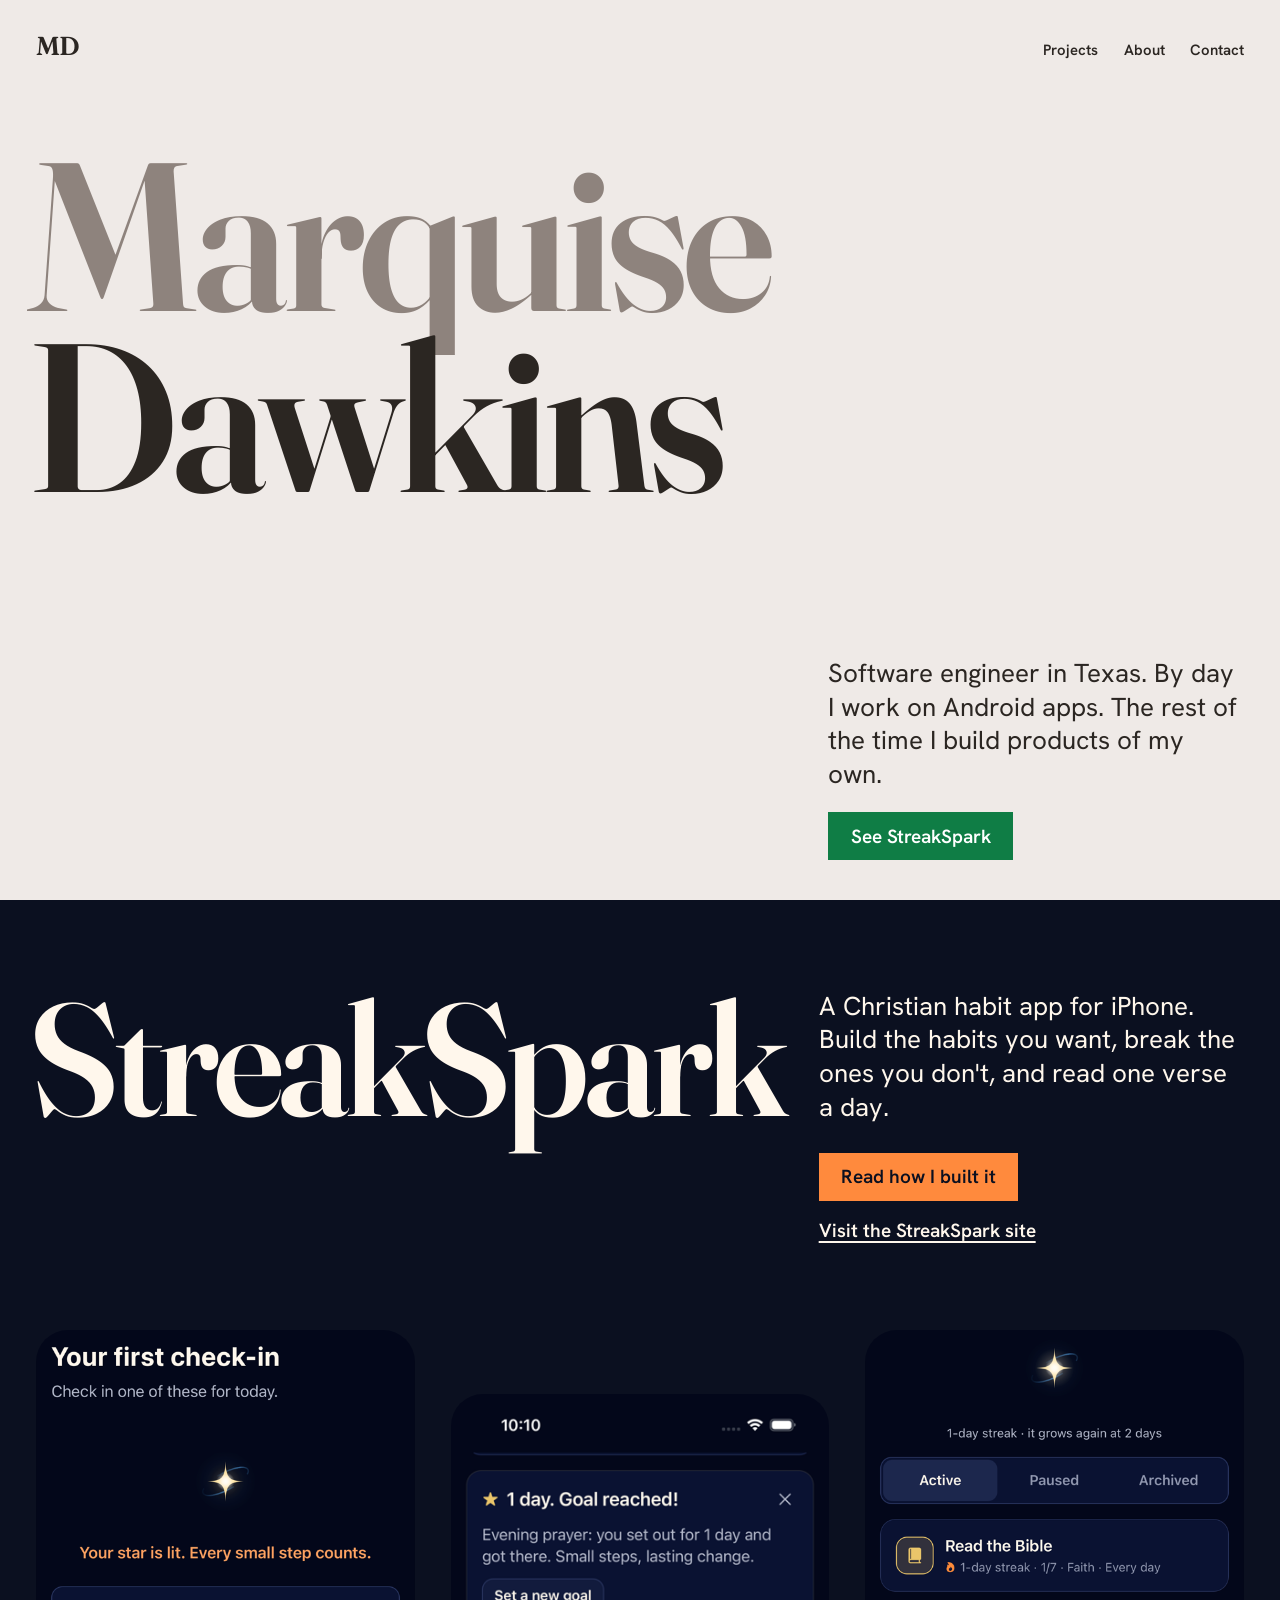
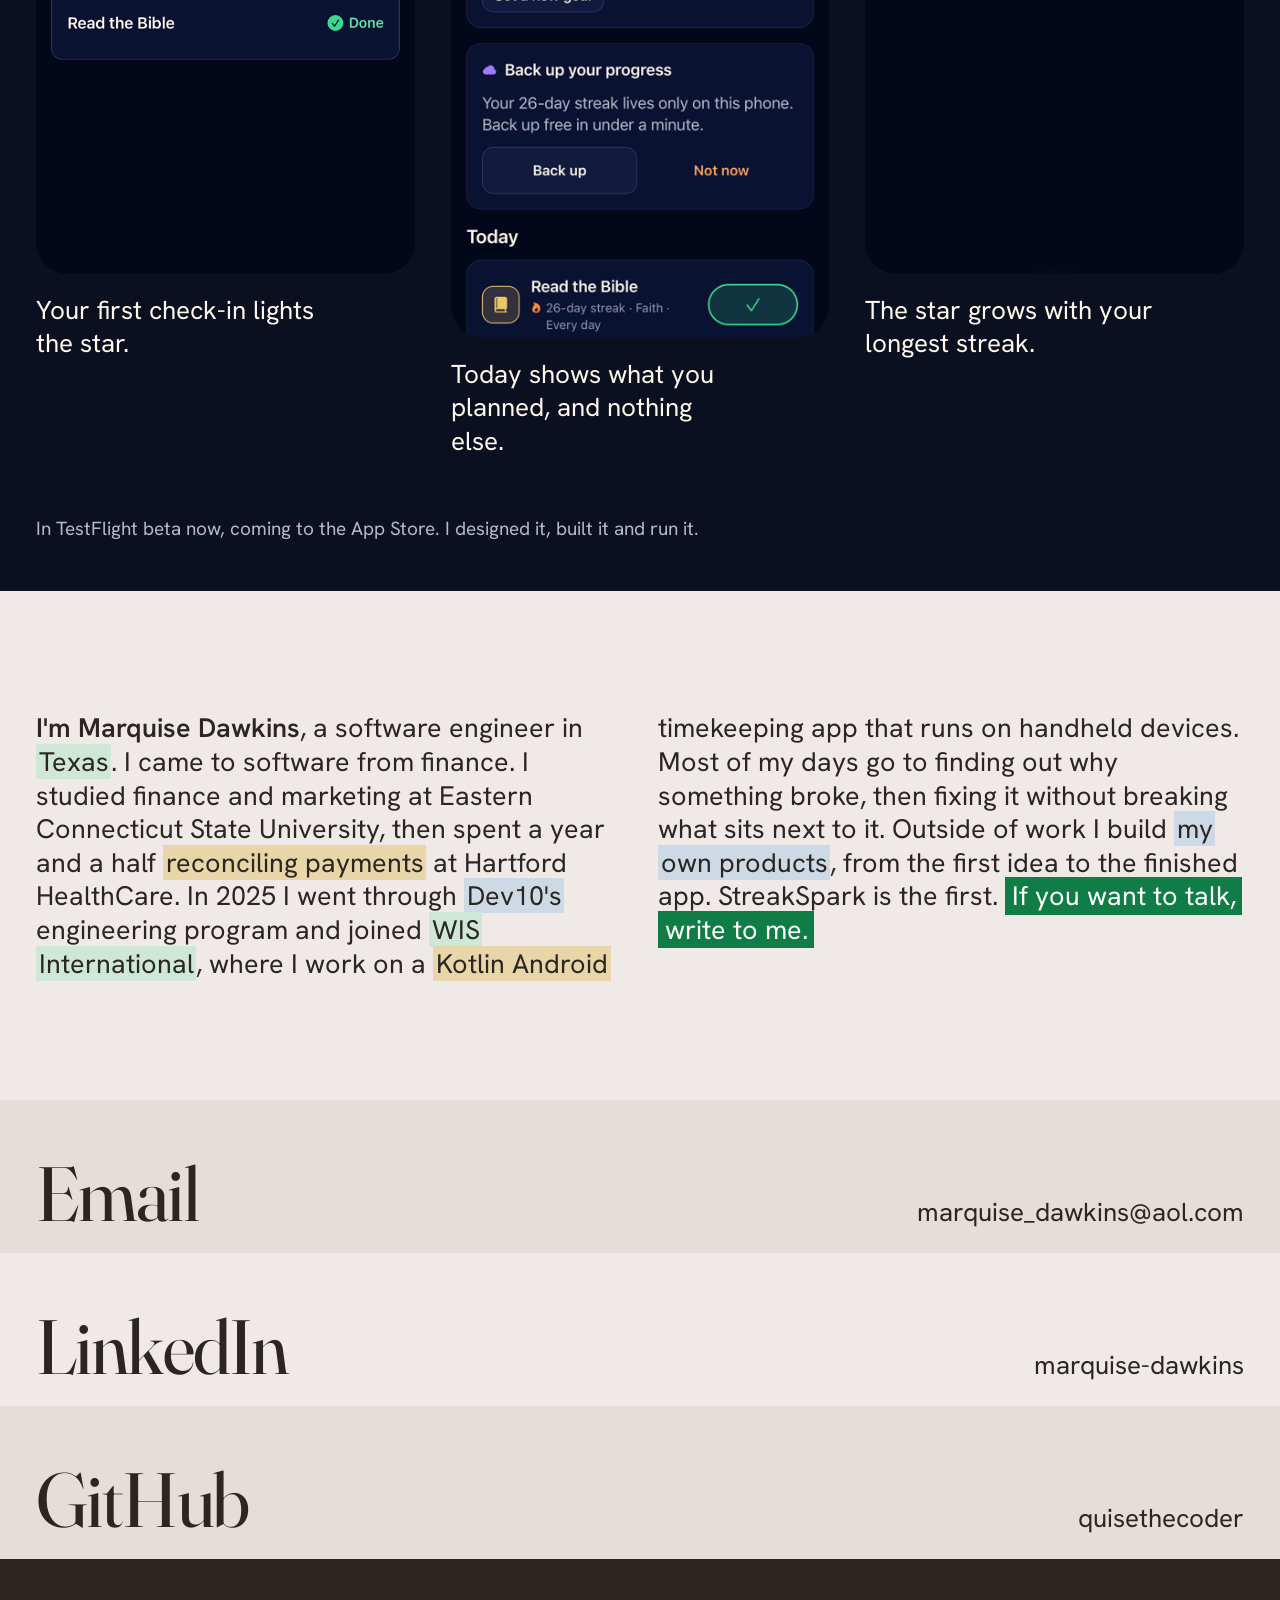
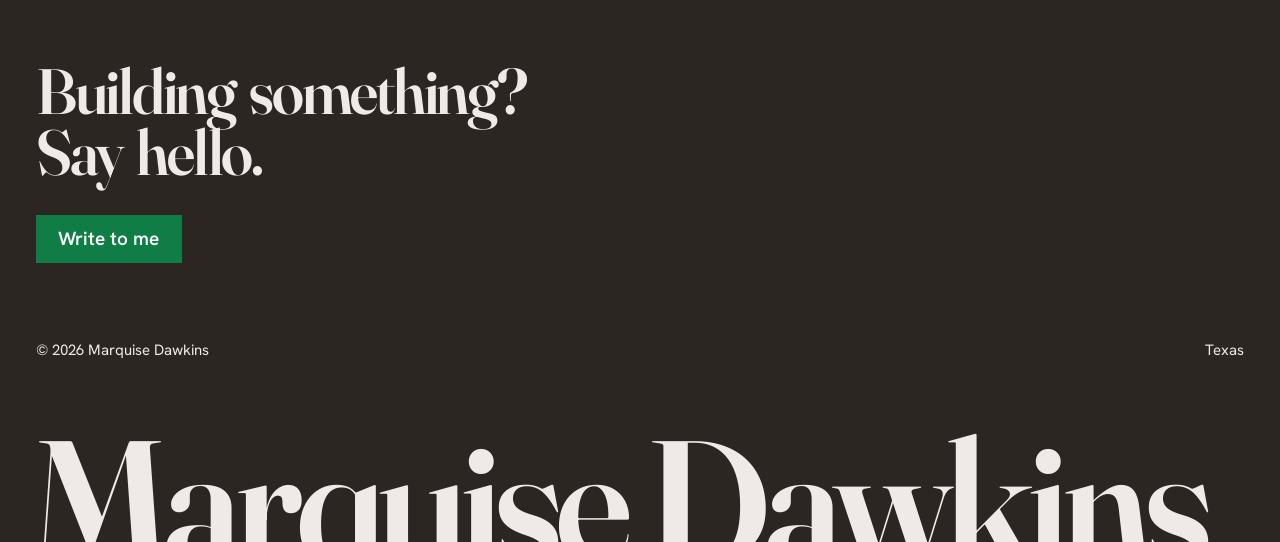
<file: index.html>
<!doctype html>
<html lang="en">
  <head>
    <meta charset="utf-8" />
    <meta name="viewport" content="width=device-width, initial-scale=1" />
    <title>Marquise Dawkins — software engineer building his own apps</title>
    <meta
      name="description"
      content="Marquise Dawkins is a software engineer in Texas, who builds apps of his own. The first is StreakSpark, a Christian habit app for iPhone."
    />
    <meta name="theme-color" content="#efeae7" />
    <meta property="og:type" content="website" />
    <meta property="og:url" content="https://www.marquisedawkins.com/" />
    <meta property="og:title" content="Marquise Dawkins" />
    <meta
      property="og:description"
      content="Software engineer in Texas, building apps of his own. The first is StreakSpark."
    />
    <link rel="icon" href="/favicon.svg" type="image/svg+xml" />
    <link rel="canonical" href="https://www.marquisedawkins.com/" />
    <link rel="preconnect" href="https://fonts.googleapis.com" />
    <link rel="preconnect" href="https://fonts.gstatic.com" crossorigin />
    <link
      href="https://fonts.googleapis.com/css2?family=Fraunces:opsz,wght@9..144,400;9..144,600&family=Hanken+Grotesk:wght@400;600&display=swap"
      rel="stylesheet"
    />
    <link rel="stylesheet" href="/public/styles.css" />
  </head>
  <body>
    <a class="skip" href="#projects">Skip to projects</a>

    <header class="hero">
      <div class="top">
        <a class="monogram" href="/" aria-label="Marquise Dawkins, home">MD</a>
        <nav aria-label="Site">
          <a href="#projects">Projects</a>
          <a href="#about">About</a>
          <a href="#contact">Contact</a>
        </nav>
      </div>

      <h1 class="name">
        <span class="line"><span class="first">Marquise</span></span>
        <span class="line"><span class="last">Dawkins</span></span>
      </h1>

      <div class="intro">
        <p>
          Software engineer in Texas. By day I work on Android apps. The rest of the time I
          build products of my own.
        </p>
        <a class="button" href="#projects">See StreakSpark</a>
      </div>
    </header>

    <main>
      <section class="project streakspark" id="projects" aria-labelledby="ss-title">
        <div class="ss-head">
          <h2 class="ss-title" id="ss-title">StreakSpark</h2>
          <div data-reveal>
            <p class="statement">
              A Christian habit app for iPhone. Build the habits you want, break the ones you don't,
              and read one verse a day.
            </p>
            <p class="links">
              <a class="button on-dark" href="/streakspark/">Read how I built it</a>
              <a class="text-link" href="https://streakspark.marquisedawkins.com">Visit the StreakSpark site</a>
            </p>
          </div>
        </div>

        <div class="shots" role="group" aria-label="StreakSpark screenshots" tabindex="0">
          <figure data-reveal>
            <img
              src="/images/streakspark/checkin.png"
              width="598"
              height="900"
              loading="lazy"
              alt="The first check-in screen: the star is lit after Read the Bible is marked done."
            />
            <figcaption>Your first check-in lights the star.</figcaption>
          </figure>
          <figure data-reveal>
            <img
              src="/images/streakspark/habits.png"
              width="414"
              height="900"
              loading="lazy"
              alt="The Today screen with a 26-day Read the Bible streak and a goal reached."
            />
            <figcaption>Today shows what you planned, and nothing else.</figcaption>
          </figure>
          <figure data-reveal>
            <img
              src="/images/streakspark/goals.png"
              width="598"
              height="980"
              loading="lazy"
              alt="The Goals screen: the star above a list of active habits."
            />
            <figcaption>The star grows with your longest streak.</figcaption>
          </figure>
        </div>

        <p class="status">
          In TestFlight beta now, coming to the App Store. I designed it, built it and run it.
        </p>
      </section>
      <!-- A second project is added as another <section class="project"> right here. -->

      <section class="about" id="about" aria-label="About">
        <p data-reveal>
          <strong>I'm Marquise Dawkins</strong>, a software engineer in <mark>Texas</mark>. I came to
          software from finance. I studied finance and marketing at Eastern Connecticut State
          University, then spent a year and a half <mark>reconciling payments</mark> at Hartford
          HealthCare. In 2025 I went through <mark>Dev10's</mark> engineering program and joined
          <mark>WIS International</mark>, where I work on a <mark>Kotlin Android</mark> timekeeping app
          that runs on handheld devices. Most of my days go to finding out why something broke, then
          fixing it without breaking what sits next to it. Outside of work I build
          <mark>my own products</mark>, from the first idea to the finished app. StreakSpark is the
          first. <a class="about-link" href="#contact">If you want to talk, write to me.</a>
        </p>
      </section>

      <section class="contact" id="contact" aria-label="Contact">
        <a href="mailto:marquise_dawkins@aol.com">
          <span class="label">Email</span>
          <span class="handle">marquise_dawkins@aol.com</span>
        </a>
        <a href="https://www.linkedin.com/in/marquise-dawkins/">
          <span class="label">LinkedIn</span>
          <span class="handle">marquise-dawkins</span>
        </a>
        <a href="https://github.com/quisethecoder">
          <span class="label">GitHub</span>
          <span class="handle">quisethecoder</span>
        </a>
      </section>
    </main>

    <footer class="site-footer">
      <h2 class="invite">Building something? Say hello.</h2>
      <a class="button" href="mailto:marquise_dawkins@aol.com?subject=Hello%20from%20your%20site">Write to me</a>
      <div class="footer-meta">
        <p>&copy; 2026 Marquise Dawkins</p>
        <p>Texas</p>
      </div>
      <p class="wordmark" aria-hidden="true">Marquise Dawkins</p>
    </footer>

    <script src="/public/site.js" defer></script>
  </body>
</html>
</file>
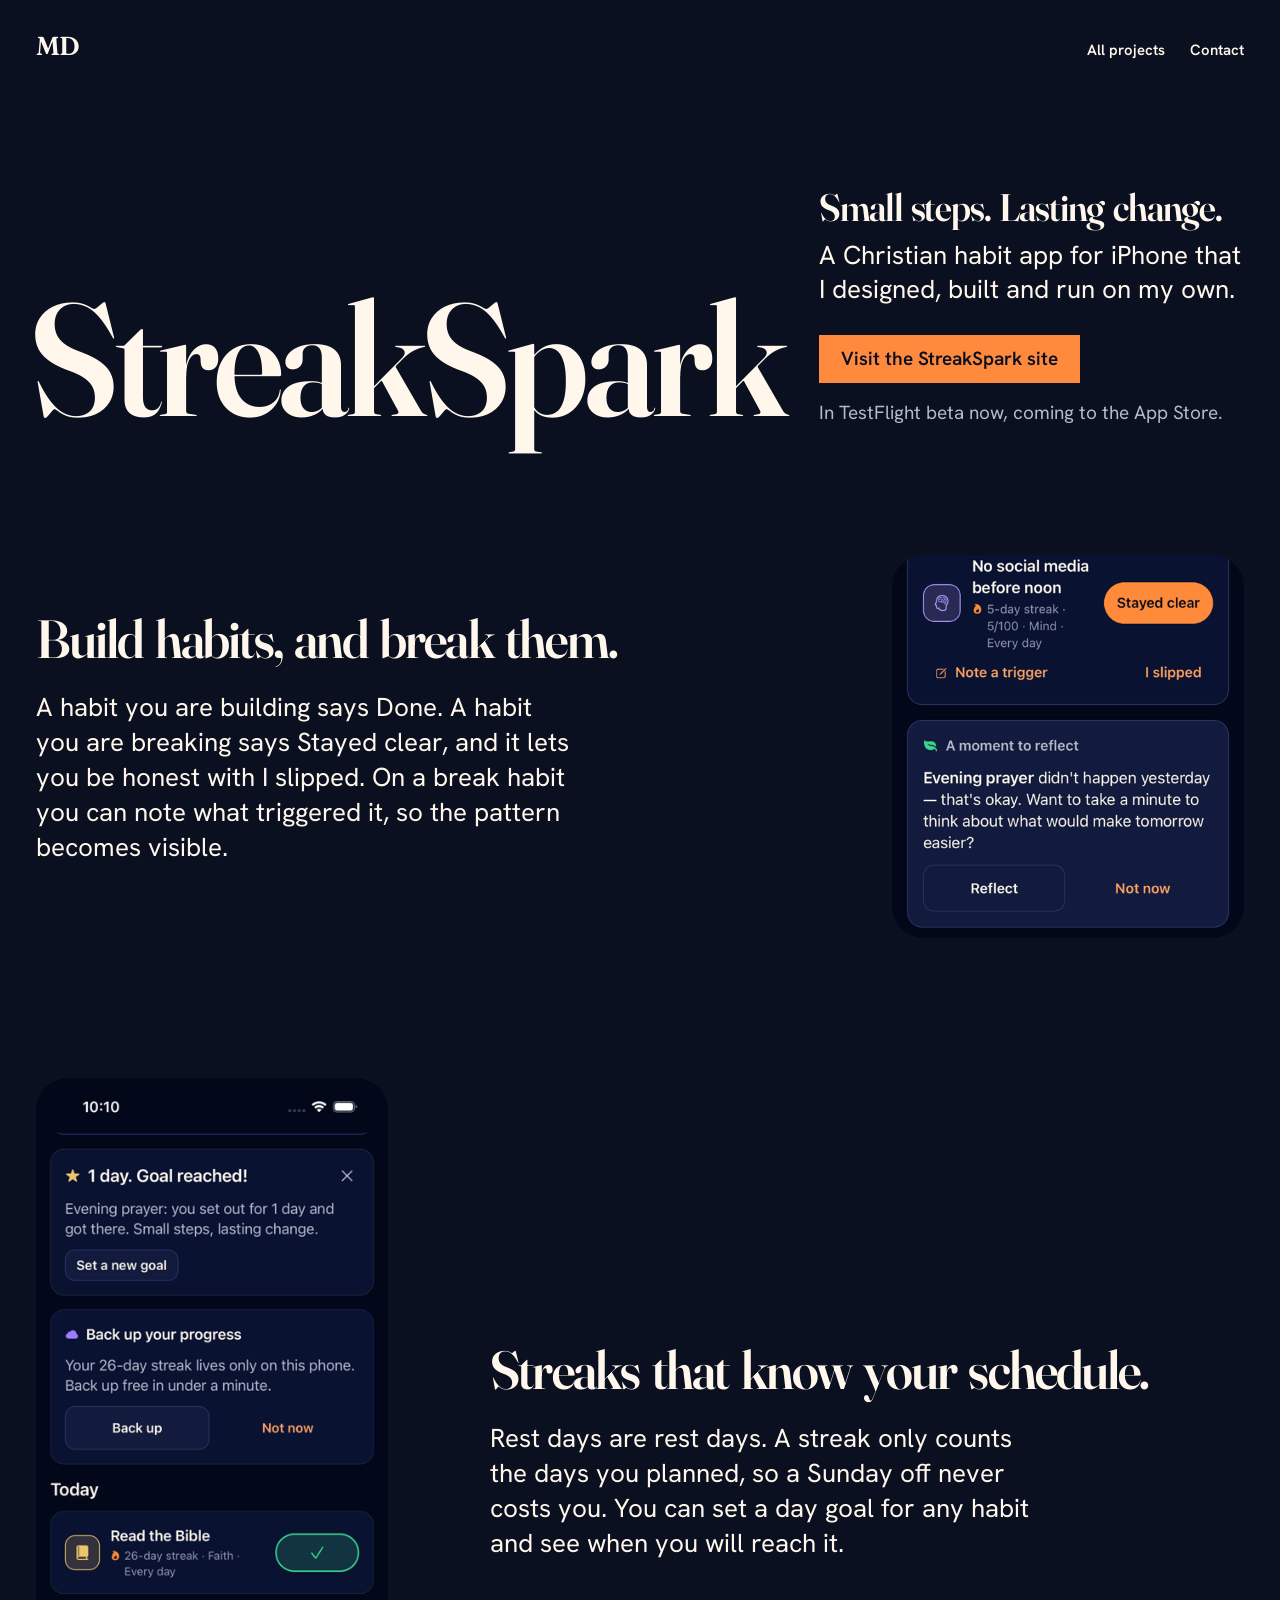
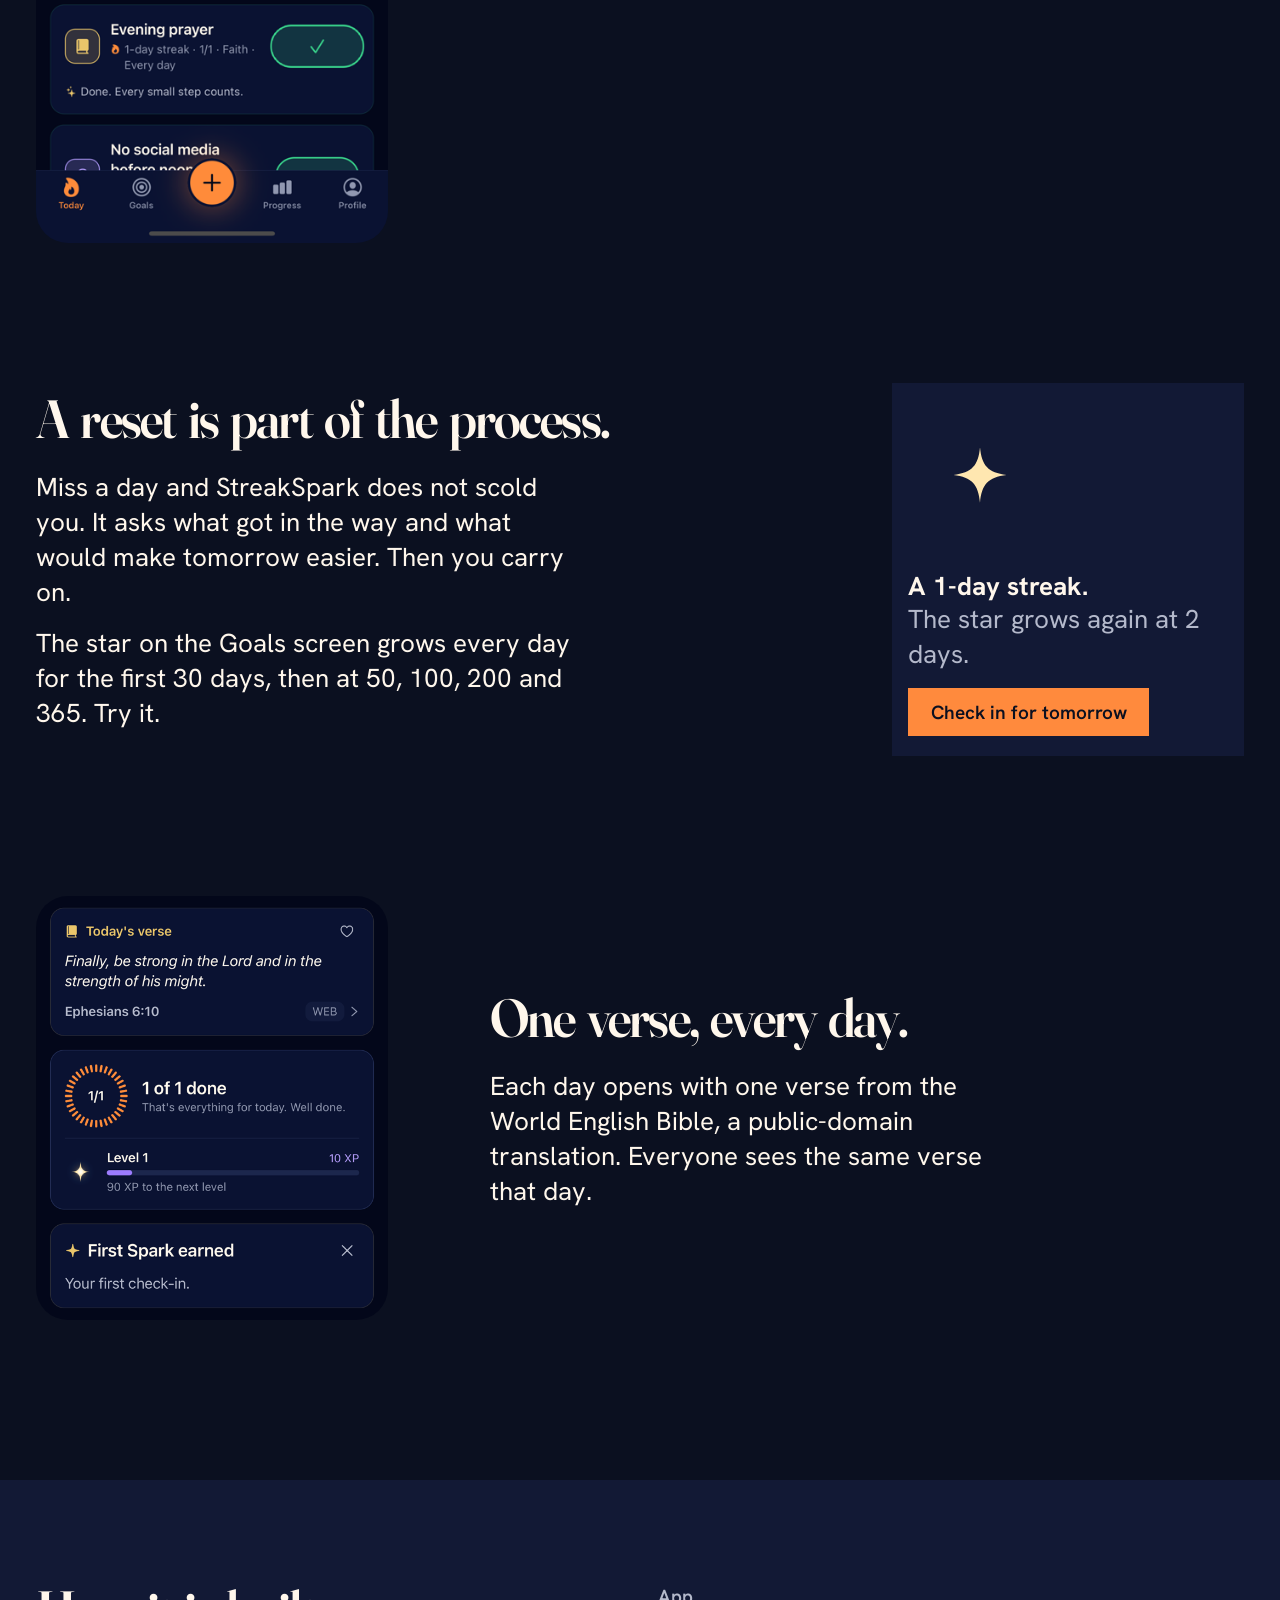
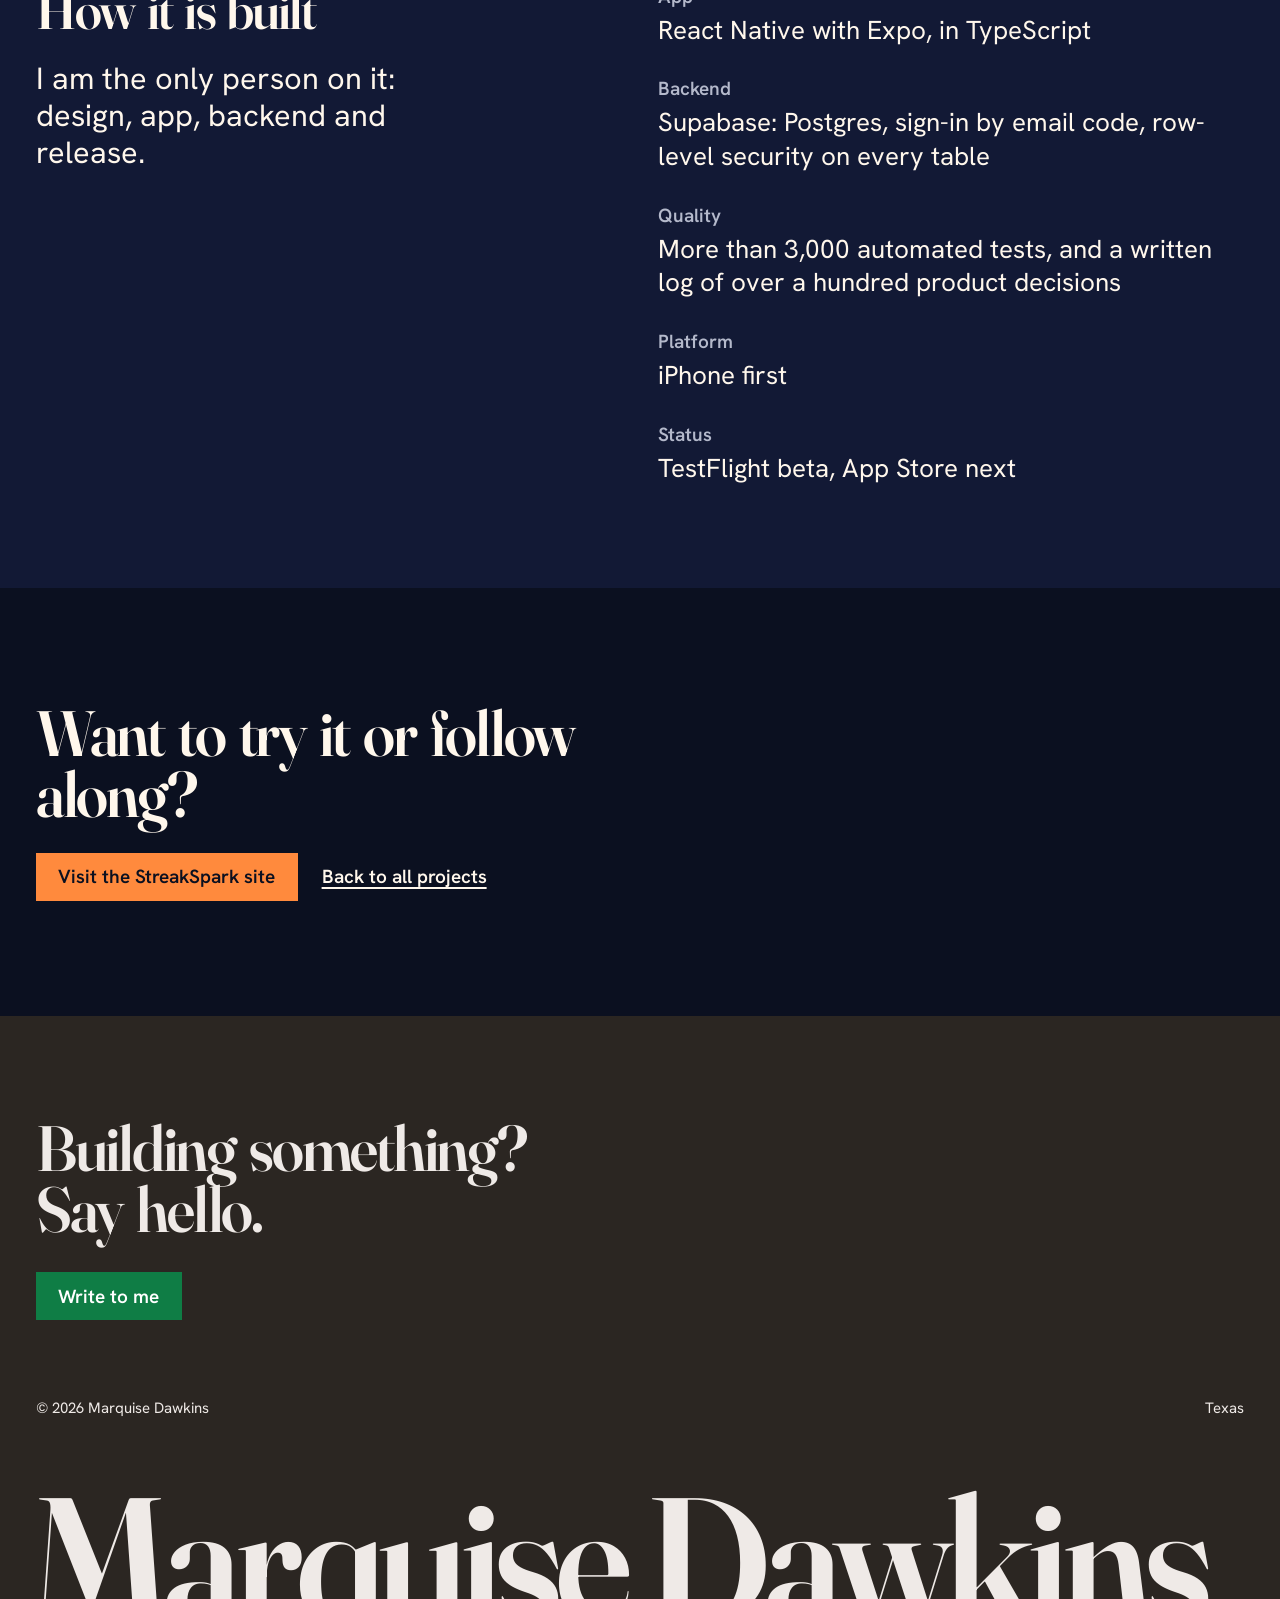
<file: streakspark/index.html>
<!doctype html>
<html lang="en">
  <head>
    <meta charset="utf-8" />
    <meta name="viewport" content="width=device-width, initial-scale=1" />
    <title>StreakSpark — a Christian habit app, built by Marquise Dawkins</title>
    <meta
      name="description"
      content="How Marquise Dawkins designed and built StreakSpark, a Christian habit app for iPhone: what it does, how it is made, and where it stands."
    />
    <meta name="theme-color" content="#0b1020" />
    <meta property="og:type" content="website" />
    <meta property="og:url" content="https://www.marquisedawkins.com/streakspark/" />
    <meta property="og:title" content="StreakSpark — a Christian habit app, built by Marquise Dawkins" />
    <meta
      property="og:description"
      content="How Marquise Dawkins designed and built StreakSpark, a Christian habit app for iPhone: what it does, how it is made, and where it stands."
    />
    <link rel="icon" href="/favicon.svg" type="image/svg+xml" />
    <link rel="canonical" href="https://www.marquisedawkins.com/streakspark/" />
    <link rel="preconnect" href="https://fonts.googleapis.com" />
    <link rel="preconnect" href="https://fonts.gstatic.com" crossorigin />
    <link
      href="https://fonts.googleapis.com/css2?family=Fraunces:opsz,wght@9..144,400;9..144,600&family=Hanken+Grotesk:wght@400;600&display=swap"
      rel="stylesheet"
    />
    <link rel="stylesheet" href="/public/styles.css" />
  </head>
  <body class="page-streakspark">
    <a class="skip" href="#what">Skip to content</a>

    <header>
      <div class="page-top">
        <div class="top">
          <a class="monogram" href="/" aria-label="Marquise Dawkins, home">MD</a>
          <nav aria-label="Site">
            <a href="/#projects">All projects</a>
            <a href="/#contact">Contact</a>
          </nav>
        </div>
      </div>

      <div class="page-head">
        <div class="ss-head">
          <h1 class="ss-title">StreakSpark</h1>
          <div>
            <p class="tagline">Small steps. Lasting change.</p>
            <p class="statement">A Christian habit app for iPhone that I designed, built and run on my own.</p>
            <p class="links">
              <a class="button on-dark" href="https://streakspark.marquisedawkins.com">Visit the StreakSpark site</a>
            </p>
            <p class="note">In TestFlight beta now, coming to the App Store.</p>
          </div>
        </div>
      </div>
    </header>

    <main id="what">
      <div class="features">
        <section class="feature" aria-labelledby="f1">
          <div class="feature-text" data-reveal>
            <h2 id="f1">Build habits, and break them.</h2>
            <p>
              A habit you are building says Done. A habit you are breaking says Stayed clear, and it
              lets you be honest with I slipped. On a break habit you can note what triggered it, so
              the pattern becomes visible.
            </p>
          </div>
          <div class="feature-media" data-reveal>
            <img
              src="/images/streakspark/break.png"
              width="506"
              height="550"
              loading="lazy"
              alt="A break habit, No social media before noon, with Stayed clear, Note a trigger and I slipped. Below it, a card offers a moment to reflect on a missed habit."
            />
          </div>
        </section>

        <section class="feature flip" aria-labelledby="f2">
          <div class="feature-text" data-reveal>
            <h2 id="f2">Streaks that know your schedule.</h2>
            <p>
              Rest days are rest days. A streak only counts the days you planned, so a Sunday off never
              costs you. You can set a day goal for any habit and see when you will reach it.
            </p>
          </div>
          <div class="feature-media" data-reveal>
            <img
              src="/images/streakspark/habits.png"
              width="414"
              height="900"
              loading="lazy"
              alt="The Today screen with a 26-day Read the Bible streak and a goal reached."
            />
          </div>
        </section>

        <section class="feature" aria-labelledby="f3">
          <div class="feature-text" data-reveal>
            <h2 id="f3">A reset is part of the process.</h2>
            <p>
              Miss a day and StreakSpark does not scold you. It asks what got in the way and what would
              make tomorrow easier. Then you carry on.
            </p>
            <p>
              The star on the Goals screen grows every day for the first 30 days, then at 50, 100, 200
              and 365. Try it.
            </p>
          </div>
          <div class="feature-media" data-reveal>
            <div class="star-demo" data-star>
              <div class="star-stage">
                <svg viewBox="0 0 100 100" aria-hidden="true"><path d="M50 2 C53 34 64 46 96 50 C64 54 53 66 50 98 C47 66 36 54 4 50 C36 46 47 34 50 2Z" /></svg>
              </div>
              <div class="star-text">
                <p class="star-count" aria-live="polite">
                  <strong data-star-day>A 1-day streak.</strong>
                  <span data-star-next>The star grows again at 2 days.</span>
                </p>
                <button class="button on-dark" type="button" data-star-button hidden>Check in for tomorrow</button>
              </div>
            </div>
          </div>
        </section>

        <section class="feature flip" aria-labelledby="f4">
          <div class="feature-text" data-reveal>
            <h2 id="f4">One verse, every day.</h2>
            <p>
              Each day opens with one verse from the World English Bible, a public-domain translation.
              Everyone sees the same verse that day.
            </p>
          </div>
          <div class="feature-media" data-reveal>
            <img
              src="/images/streakspark/today.png"
              width="598"
              height="720"
              loading="lazy"
              alt="StreakSpark's Today screen: the daily verse, one of one habits done, and a First Spark earned for the first check-in."
            />
          </div>
        </section>
      </div>

      <section class="built" aria-labelledby="built-title">
        <div data-reveal>
          <h2 id="built-title">How it is built</h2>
          <p class="big">I am the only person on it: design, app, backend and release.</p>
        </div>
        <dl data-reveal>
          <div>
            <dt>App</dt>
            <dd>React Native with Expo, in TypeScript</dd>
          </div>
          <div>
            <dt>Backend</dt>
            <dd>Supabase: Postgres, sign-in by email code, row-level security on every table</dd>
          </div>
          <div>
            <dt>Quality</dt>
            <dd>More than 3,000 automated tests, and a written log of over a hundred product decisions</dd>
          </div>
          <div>
            <dt>Platform</dt>
            <dd>iPhone first</dd>
          </div>
          <div>
            <dt>Status</dt>
            <dd>TestFlight beta, App Store next</dd>
          </div>
        </dl>
      </section>

      <section class="closing" aria-label="Next steps">
        <p>Want to try it or follow along?</p>
        <div class="links">
          <a class="button on-dark" href="https://streakspark.marquisedawkins.com">Visit the StreakSpark site</a>
          <a class="text-link" href="/#projects">Back to all projects</a>
        </div>
      </section>
    </main>

    <footer class="site-footer">
      <h2 class="invite">Building something? Say hello.</h2>
      <a class="button" href="mailto:marquise_dawkins@aol.com?subject=Hello%20from%20your%20site">Write to me</a>
      <div class="footer-meta">
        <p>&copy; 2026 Marquise Dawkins</p>
        <p>Texas</p>
      </div>
      <p class="wordmark" aria-hidden="true">Marquise Dawkins</p>
    </footer>

    <script src="/public/site.js" defer></script>
  </body>
</html>
</file>
<file: public/styles.css>
/* marquisedawkins.com — light editorial. One ground, one ink, one accent; StreakSpark keeps its own colours. */
:root {
  --bg: #efeae7;
  --surface: #e4ddd9;
  --ink: #2b2622;
  --muted: #6a615d;
  --name-light: #8e837d; /* 3.1:1 on --bg, the large-text floor */
  --accent: #0f7d45;
  --accent-ink: #ffffff;

  /* StreakSpark's own colours (from its site/styles.css) */
  --ss-bg: #0b1020;
  --ss-surface: #121935;
  --ss-text: #fff7ec;
  --ss-text-2: #b4b9cb;
  --ss-orange: #ff8a3d;

  --display: 'Fraunces', 'Iowan Old Style', Georgia, serif;
  --text: 'Hanken Grotesk', -apple-system, BlinkMacSystemFont, 'Segoe UI', Helvetica, Arial, sans-serif;

  --step-small: clamp(0.875rem, 0.85rem + 0.1vw, 0.9375rem);
  --step-body: clamp(1.0625rem, 1rem + 0.25vw, 1.1875rem);
  --step-lead: clamp(1.25rem, 1.1rem + 0.7vw, 1.625rem);
  --step-head: clamp(2.75rem, 1.2rem + 6vw, 6.5rem);
  --step-name: clamp(4.5rem, 16.5vw, 15rem);
  --step-title: clamp(3.5rem, 12.5vw, 12rem);
  --step-mark: 13.6vw;

  --margin: clamp(1rem, 2.8vw, 2.5rem);
  --ease: cubic-bezier(0.16, 1, 0.3, 1);
}

*,
*::before,
*::after {
  box-sizing: border-box;
}

html {
  -webkit-text-size-adjust: 100%;
  scroll-behavior: smooth;
}

body {
  margin: 0;
  background: var(--bg);
  color: var(--ink);
  font: 400 var(--step-body) / 1.5 var(--text);
  overflow-x: hidden;
}

img {
  display: block;
  max-width: 100%;
  height: auto;
}

a {
  color: inherit;
}

:focus-visible {
  outline: 3px solid var(--accent);
  outline-offset: 3px;
}
.streakspark :focus-visible {
  outline-color: var(--ss-orange);
}

.skip {
  position: absolute;
  left: var(--margin);
  top: -4rem;
  background: var(--ink);
  color: var(--bg);
  padding: 0.75rem 1rem;
  z-index: 10;
}
.skip:focus {
  top: 0.5rem;
}

/* Buttons: flat, square, one shape everywhere */
.button {
  display: inline-flex;
  align-items: center;
  min-height: 3rem;
  padding: 0 1.4rem;
  border: 0;
  background: var(--accent);
  color: var(--accent-ink);
  font: 600 var(--step-body) / 1 var(--text);
  text-decoration: none;
  cursor: pointer;
  transition:
    transform 160ms var(--ease),
    background-color 160ms;
}
.button:hover {
  background: #0b6638;
}
.button:active {
  transform: scale(0.97);
}
.button.on-dark {
  background: var(--ss-orange);
  color: var(--ss-bg);
}
.button.on-dark:hover {
  background: #ffa061;
}

.text-link {
  font-weight: 600;
  text-underline-offset: 0.2em;
  text-decoration-thickness: 2px;
}

/* ───────── Hero: the name, stacked, two inks ───────── */
.hero {
  min-height: 100svh;
  display: grid;
  grid-template-rows: auto 1fr auto;
  padding: 1.5rem var(--margin) 2.5rem;
}

.top {
  display: flex;
  justify-content: space-between;
  align-items: baseline;
  font-weight: 600;
  font-size: var(--step-small);
}
.top a {
  display: inline-flex;
  align-items: center;
  min-height: 2.75rem;
  text-decoration: none;
}
.top a:hover {
  text-decoration: underline;
  text-underline-offset: 0.25em;
  text-decoration-thickness: 2px;
}
.top nav {
  display: flex;
  gap: clamp(1rem, 2vw, 2rem);
}
.monogram {
  font-family: var(--display);
  font-size: var(--step-lead);
  letter-spacing: -0.02em;
}

.name {
  margin: 8svh 0 0;
  align-self: start;
  font: 600 var(--step-name) / 0.86 var(--display);
  font-variation-settings: 'opsz' 144;
  letter-spacing: -0.03em;
  margin-left: -0.04em;
}
.name .line {
  display: block;
  overflow: hidden;
  padding-bottom: 0.14em; /* room for the q's descender inside the mask */
  margin-bottom: -0.14em;
}
.name .line > span {
  display: block;
  animation: rise 900ms var(--ease) both;
}
.name .line:nth-child(2) > span {
  animation-delay: 110ms;
}
.name .first {
  color: var(--name-light);
}
.name .last {
  color: var(--ink);
}

.intro {
  justify-self: end;
  width: min(100%, 26rem);
  animation: fade-up 700ms var(--ease) 700ms both;
}
.intro p {
  margin: 0 0 1.25rem;
  font-size: var(--step-lead);
  line-height: 1.3;
}

@keyframes rise {
  from {
    transform: translateY(105%);
  }
}
@keyframes fade-up {
  from {
    opacity: 0;
    transform: translateY(20px);
  }
}

/* ───────── Project: a full field of the project's own colours ───────── */
.project {
  overflow: hidden;
}

.streakspark {
  background: var(--ss-bg);
  color: var(--ss-text);
  padding: clamp(3.5rem, 7vw, 7rem) var(--margin) 3rem;
}

.ss-head {
  display: grid;
  grid-template-columns: 7fr 5fr;
  column-gap: var(--margin);
  align-items: start;
}
.ss-title {
  margin: 0;
  font: 600 var(--step-title) / 0.86 var(--display);
  font-variation-settings: 'opsz' 144;
  letter-spacing: -0.035em;
  margin-left: -0.04em;
}
.statement {
  margin: 0 0 1.75rem;
  font-size: var(--step-lead);
  line-height: 1.3;
}
.links {
  margin: 0;
  display: flex;
  flex-wrap: wrap;
  align-items: center;
  gap: 0.5rem 1.5rem;
}
.text-link {
  display: inline-flex;
  align-items: center;
  min-height: 2.75rem;
}

.shots {
  display: grid;
  grid-template-columns: repeat(3, minmax(0, 1fr));
  gap: var(--margin);
  margin: clamp(3rem, 6vw, 5.5rem) 0 0;
  align-items: start;
}
.shots figure {
  margin: 0;
}
.shots figure:nth-child(2) {
  margin-top: 4rem;
}
.shots img {
  width: 100%;
  height: 34rem;
  object-fit: cover;
  object-position: top;
  border-radius: 2rem;
}
.shots figcaption {
  max-width: 18rem;
  margin-top: 1.25rem;
  font-size: var(--step-lead);
  line-height: 1.3;
}
.status {
  margin: 3.5rem 0 0;
  color: var(--ss-text-2);
}

/* ───────── About: one large paragraph, three highlighter tints ───────── */
.about {
  padding: 120px var(--margin);
}
.about p {
  margin: 0;
  columns: 2;
  column-gap: var(--margin);
  font-size: clamp(1.375rem, 2.1vw, 2rem);
  line-height: 1.25;
}
.about strong {
  font-weight: 600;
}
.about mark {
  color: inherit;
  padding: 0 0.1em;
  -webkit-box-decoration-break: clone;
  box-decoration-break: clone;
  background: #cfe7d6;
}
.about mark:nth-of-type(3n + 2) {
  background: #e8d5a8;
}
.about mark:nth-of-type(3n + 3) {
  background: #cdd9e5;
}
.about .about-link {
  color: var(--accent-ink);
  background: var(--accent);
  padding: 0.05em 0.25em;
  text-decoration: none;
  -webkit-box-decoration-break: clone;
  box-decoration-break: clone;
}
.about .about-link:hover {
  background: #0b6638;
}

/* ───────── Contact: three full-width bands ───────── */
.contact a {
  display: flex;
  justify-content: space-between;
  align-items: baseline;
  gap: 0.5rem 2rem;
  min-height: 150px;
  padding: 3.5rem var(--margin) 1.25rem;
  background: var(--surface);
  color: var(--ink);
  text-decoration: none;
  transition:
    background-color 200ms,
    color 200ms;
}
.contact a:nth-child(even) {
  background: var(--bg);
}
.contact a:hover,
.contact a:focus-visible {
  background: var(--ink);
  color: var(--bg);
}
.contact a:focus-visible {
  outline-color: var(--bg);
  outline-offset: -8px;
}
.contact .label {
  font: 400 clamp(2.75rem, 6vw, 5.5rem) / 1 var(--display);
  font-variation-settings: 'opsz' 144;
  letter-spacing: -0.02em;
}
.contact .handle {
  font-size: var(--step-lead);
  overflow-wrap: anywhere;
}

/* ───────── Footer: inverse field, name cut by the bottom edge ───────── */
.site-footer {
  background: var(--ink);
  color: var(--bg);
  overflow: hidden;
  padding: clamp(4rem, 8vw, 8rem) var(--margin) 0;
}
.site-footer :focus-visible {
  outline-color: var(--bg);
}
.invite {
  word-spacing: 0.1em;
  margin: 0 0 2rem;
  max-width: 14ch;
  font: 600 clamp(2.25rem, 5vw, 4.5rem) / 0.95 var(--display);
  font-variation-settings: 'opsz' 144;
  letter-spacing: -0.035em;
}
.footer-meta {
  display: flex;
  justify-content: space-between;
  gap: 1rem;
  margin: clamp(3rem, 6vw, 5rem) 0 0;
  font-size: 0.9375rem;
}
.footer-meta p {
  margin: 0;
}
.wordmark {
  margin: 2rem 0 0 -0.04em;
  font: 600 var(--step-mark) / 0.85 var(--display);
  font-variation-settings: 'opsz' 144;
  letter-spacing: -0.04em;
  white-space: nowrap;
  transform: translateY(22%);
  user-select: none;
}

/* ───────── StreakSpark page ───────── */
.page-streakspark {
  background: var(--ss-bg);
  color: var(--ss-text);
}
.page-streakspark :focus-visible {
  outline-color: var(--ss-orange);
}
.page-streakspark .site-footer :focus-visible {
  outline-color: var(--bg);
}
.page-top {
  padding: 1.5rem var(--margin) 0;
}
.page-head {
  padding: clamp(4rem, 9vw, 9rem) var(--margin) clamp(5rem, 10vw, 10rem);
}
.page-head .ss-head {
  align-items: end;
}
.page-head .note {
  margin: 1rem 0 0;
  color: var(--ss-text-2);
}
.tagline {
  margin: 0 0 0.75rem;
  font: 600 clamp(1.75rem, 3vw, 2.75rem) / 1.05 var(--display);
  font-variation-settings: 'opsz' 144;
  letter-spacing: -0.03em;
}

.features {
  padding: 0 var(--margin);
  display: grid;
  gap: 140px;
}
.feature {
  display: grid;
  grid-template-columns: minmax(0, 1fr) 22rem;
  column-gap: clamp(2rem, 8vw, 9rem);
  align-items: center;
}
.feature.flip {
  grid-template-columns: 22rem minmax(0, 1fr);
}
.feature.flip .feature-media {
  order: -1;
}
.feature h2,
.built h2 {
  margin: 0 0 1.5rem;
  font: 600 clamp(2rem, 4.2vw, 3.75rem) / 1 var(--display);
  font-variation-settings: 'opsz' 144;
  letter-spacing: -0.035em;
  text-wrap: balance;
}
.feature p {
  margin: 0 0 1rem;
  max-width: 34rem;
  font-size: var(--step-lead);
  line-height: 1.35;
}
.feature-media img {
  width: 100%;
  border-radius: 2rem;
}
.feature-media .star-demo {
  grid-template-columns: 1fr;
  justify-items: start;
}
.feature-media .star-stage {
  place-items: center start;
}

.built {
  margin-top: 160px;
  background: var(--ss-surface);
  padding: clamp(4rem, 8vw, 8rem) var(--margin);
  display: grid;
  grid-template-columns: minmax(0, 1fr) minmax(0, 1fr);
  column-gap: var(--margin);
  align-items: start;
}
.built .big {
  margin: 0;
  max-width: 24rem;
  font-size: clamp(1.5rem, 2.4vw, 2.25rem);
  line-height: 1.2;
}
.built dl {
  margin: 0;
  display: grid;
  gap: 1.75rem;
}
.built dt {
  font-weight: 600;
  color: var(--ss-text-2);
}
.built dd {
  margin: 0.15rem 0 0;
  font-size: var(--step-lead);
  line-height: 1.3;
}

.closing {
  padding: clamp(5rem, 9vw, 9rem) var(--margin);
}
.closing p {
  word-spacing: 0.1em;
  margin: 0 0 1.75rem;
  max-width: 14ch;
  font: 600 clamp(2.25rem, 5vw, 4.5rem) / 0.95 var(--display);
  font-variation-settings: 'opsz' 144;
  letter-spacing: -0.035em;
}

/* ───────── 404 ───────── */
.notfound {
  min-height: 100svh;
  display: grid;
  grid-template-rows: auto 1fr;
  padding: 1.5rem var(--margin) 3rem;
}
.notfound main {
  align-self: center;
}
.notfound h1 {
  margin: 0 0 1.5rem;
  font: 600 var(--step-head) / 0.95 var(--display);
  font-variation-settings: 'opsz' 144;
  letter-spacing: -0.035em;
}
.notfound p {
  margin: 0 0 2rem;
  font-size: var(--step-lead);
}

/* ───────── Scroll-in (only when site.js has switched it on) ───────── */
.reveal-on [data-reveal] {
  opacity: 0;
  transform: translateY(24px);
  transition:
    opacity 600ms var(--ease),
    transform 600ms var(--ease);
  transition-delay: var(--reveal-delay, 0ms);
}
.reveal-on [data-reveal].is-in {
  opacity: 1;
  transform: none;
}

/* The star: one check-in, one day bigger */
.star-demo {
  display: grid;
  grid-template-columns: 9rem 1fr;
  gap: 1.5rem;
  align-items: center;
  background: var(--ss-surface);
  padding: 1.25rem 1.5rem 1.25rem 1rem;
}
.star-stage {
  height: 9rem;
  display: grid;
  place-items: center;
}
.star-stage svg {
  width: 9rem;
  fill: #ffe7b0;
  transform: scale(var(--star-scale, 0.4));
  transition: transform 700ms var(--ease);
}
.star-count {
  margin: 0 0 1rem;
}
.star-count strong {
  display: block;
  font-size: var(--step-lead);
  line-height: 1.2;
}
.star-count span {
  color: var(--ss-text-2);
}
.star-demo .button[hidden] {
  display: none;
}

/* ───────── Tablet and phone: hero sizes to its content, shots keep their full width ───────── */
@media (max-width: 1023px) {
  .hero {
    min-height: 0;
  }
  .intro {
    margin-top: clamp(2.5rem, 8vw, 4.5rem);
  }
}
@media (min-width: 761px) and (max-width: 1100px) {
  .shots img {
    height: auto;
    aspect-ratio: 598 / 900; /* the widest screenshot, so cover only ever trims the bottom */
  }
}

/* ───────── Phone ───────── */
@media (max-width: 760px) {
  .hero {
    padding-bottom: 1.5rem;
  }
  .name {
    margin-top: 12svh;
    font-size: 24.5vw;
  }
  .intro {
    justify-self: start;
    width: 100%;
  }
  .hero .top nav a:not(:last-child) {
    display: none;
  }

  .streakspark {
    padding-top: 4.5rem;
  }
  .ss-head {
    display: block;
  }
  .ss-head .statement,
  .ss-head .tagline {
    margin-top: 1.5rem;
  }
  .shots {
    display: flex;
    gap: 1rem;
    margin: 2.5rem calc(-1 * var(--margin)) 0;
    padding: 0 var(--margin);
    overflow-x: auto;
    scroll-padding: 0 var(--margin);
    scroll-snap-type: x proximity;
  }
  .shots figure,
  .shots figure:nth-child(2) {
    flex: 0 0 78%;
    margin-top: 0;
    scroll-snap-align: start;
  }
  .shots img {
    height: 26rem;
  }
  .status {
    margin-top: 2.5rem;
  }

  .about {
    padding: 72px var(--margin);
  }
  .about p {
    columns: 1;
    font-size: 20px;
  }

  .contact a {
    flex-direction: column;
    align-items: flex-start;
    min-height: 96px;
    padding: 1.25rem var(--margin);
    gap: 0.25rem;
  }

  .features {
    gap: 80px;
  }
  .feature,
  .feature.flip {
    grid-template-columns: minmax(0, 1fr);
    row-gap: 2rem;
  }
  .feature.flip .feature-media {
    order: 0;
  }
  .feature-media {
    max-width: 22rem;
  }
  .built {
    margin-top: 100px;
    grid-template-columns: minmax(0, 1fr);
    row-gap: 2.5rem;
  }

  .footer-meta {
    margin-top: 2.5rem;
  }

  .star-demo {
    grid-template-columns: 6rem 1fr;
    gap: 1rem;
    padding: 1rem;
  }
  .star-stage {
    height: 6rem;
  }
  .star-stage svg {
    width: 6rem;
  }
  .feature-media .star-demo {
    grid-template-columns: 1fr;
  }
  .links .button {
    width: 100%;
    justify-content: center;
  }
}

@media (prefers-reduced-motion: reduce) {
  html {
    scroll-behavior: auto;
  }
  .name .line > span,
  .intro {
    animation: none;
  }
  .star-stage svg,
  .button,
  .contact a {
    transition: none;
  }
  [data-reveal] {
    opacity: 1 !important;
    transform: none !important;
    transition: none !important;
  }
}

/* Display type is tracked tight, so give its word spaces a little back */
.ss-title,
.tagline,
.feature h2,
.built h2,
.notfound h1,
.name {
  word-spacing: 0.1em;
}
</file>
